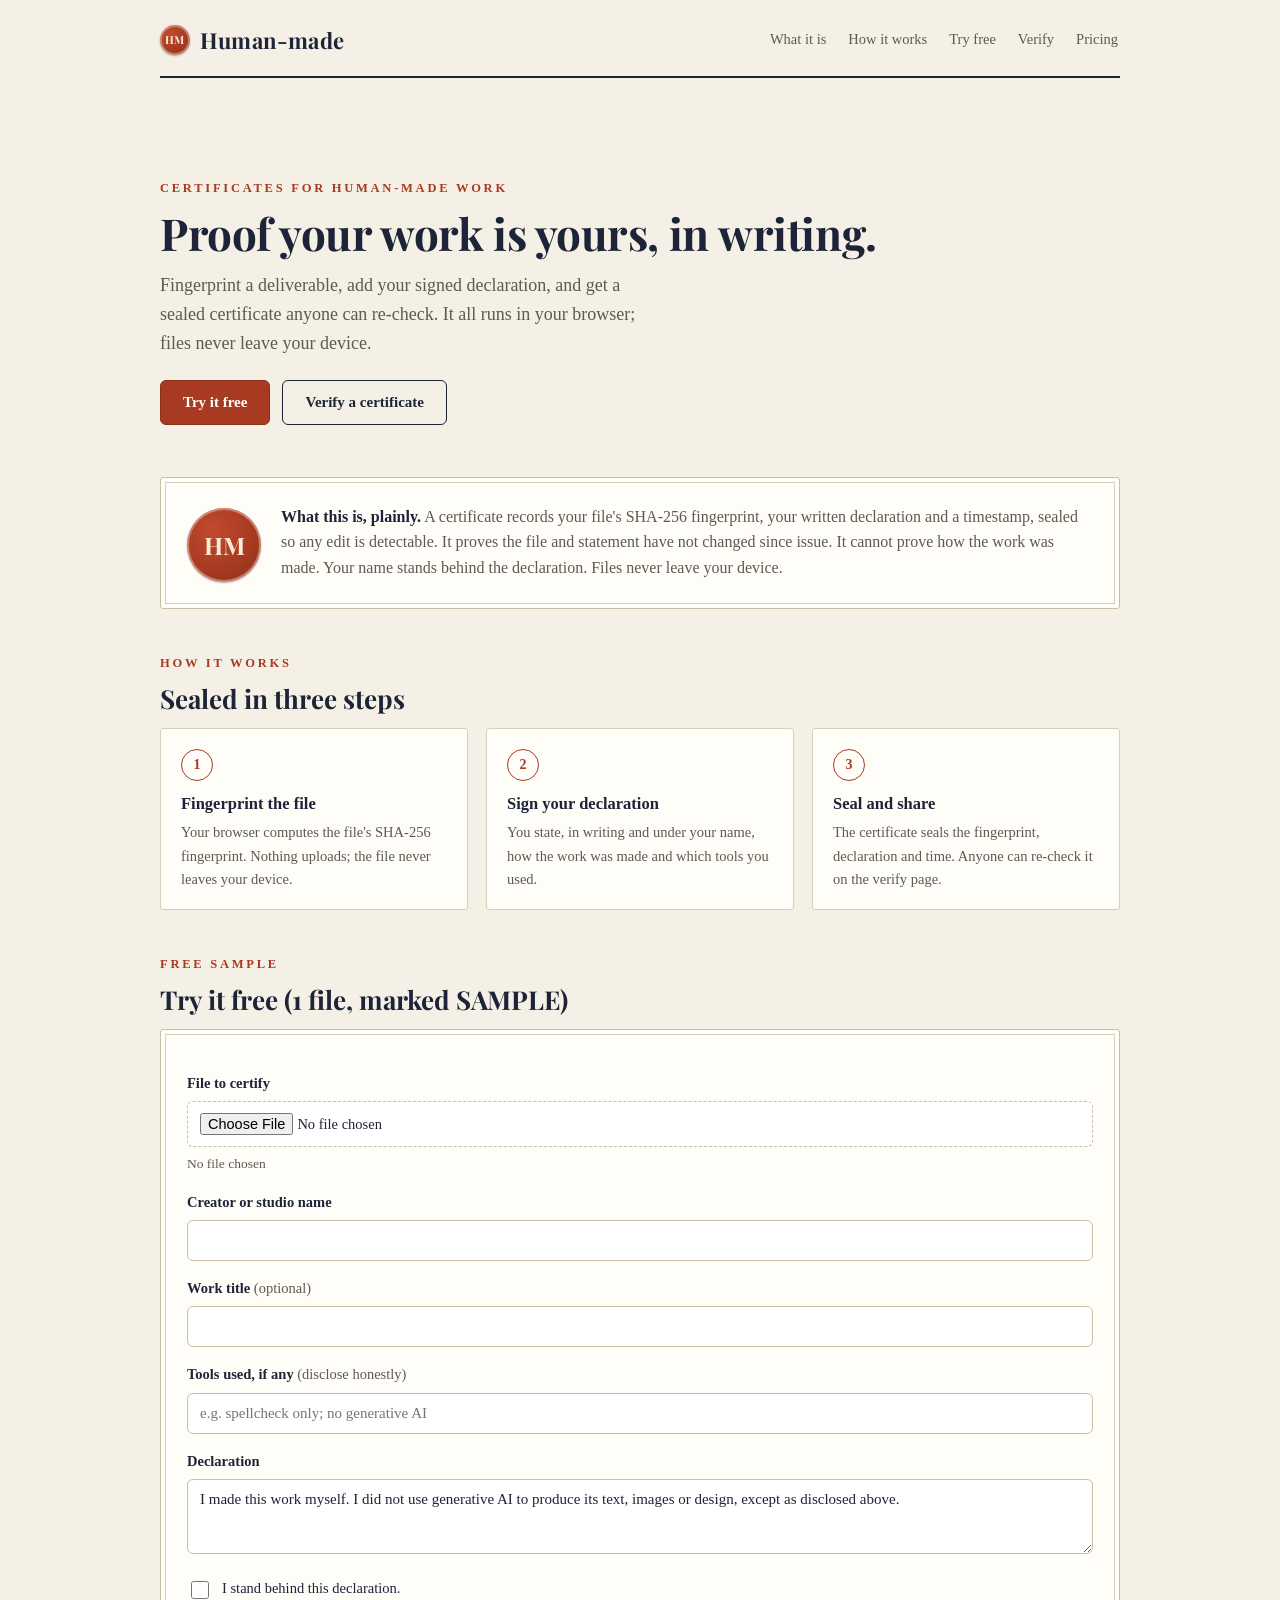
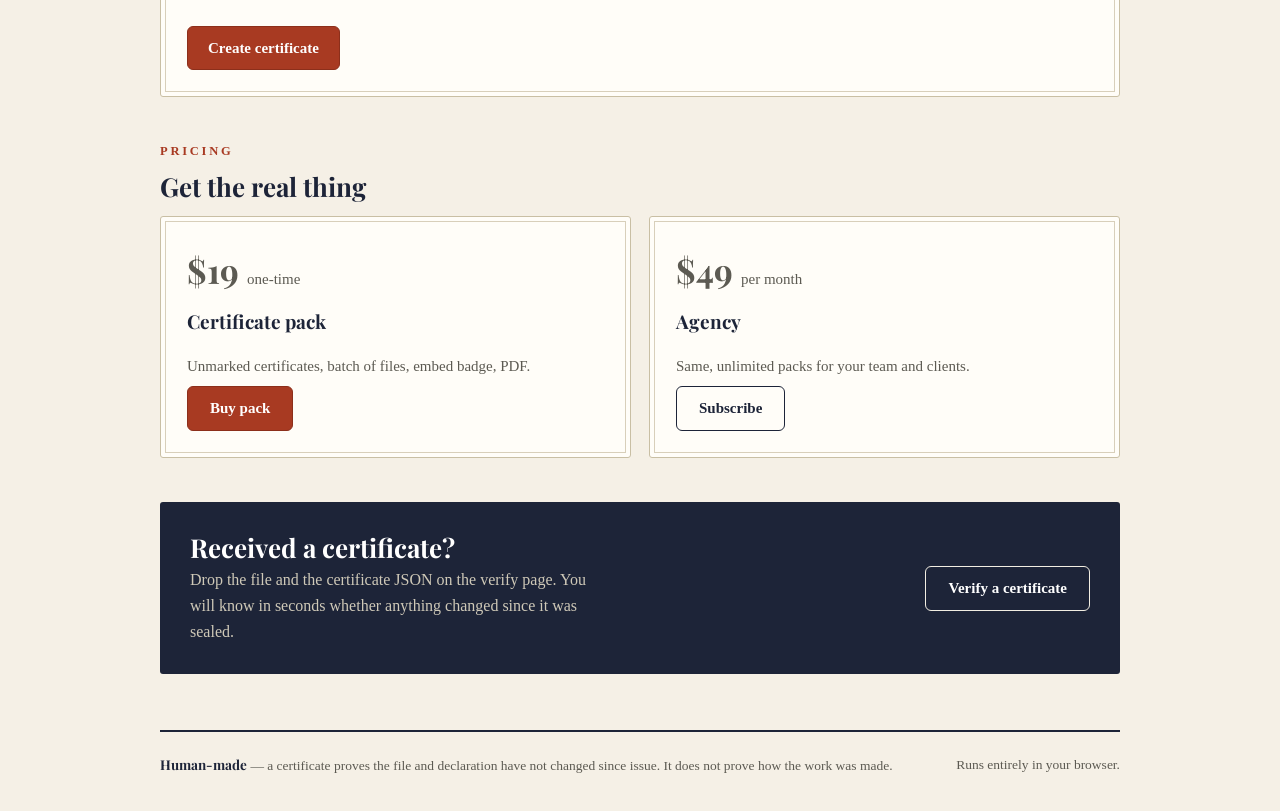
<file: index.html>
<!doctype html>
<html lang="en">
<head>
<meta charset="utf-8">
<meta name="viewport" content="width=device-width,initial-scale=1">
<title>Human-made: certificates for work you made yourself</title>
<meta name="description" content="Fingerprint a deliverable, record your human-made declaration, get a tamper-evident certificate and badge. Runs in your browser; files never upload.">
<link rel="preconnect" href="https://fonts.googleapis.com">
<link rel="preconnect" href="https://fonts.gstatic.com" crossorigin>
<link href="https://fonts.googleapis.com/css2?family=Playfair+Display:wght@600;700&family=IBM+Plex+Mono:wght@400;500&display=swap" rel="stylesheet">
<link rel="stylesheet" href="style.css">
<script>document.documentElement.className+=' js'</script>
</head>
<body>
<a class="skip" href="#main">Skip to content</a>
<header class="top">
  <a class="brand" href="./"><span class="seal sm" aria-hidden="true">HM</span> Human-made</a>
  <nav aria-label="Main">
    <a href="#plainly">What it is</a>
    <a href="#how">How it works</a>
    <a href="#try">Try free</a>
    <a href="verify.html">Verify</a>
    <a href="#pricing">Pricing</a>
  </nav>
</header>
<main id="main">

<section class="hero reveal">
  <p class="eyebrow">Certificates for human-made work</p>
  <h1>Proof your work is yours, in&nbsp;writing.</h1>
  <p class="lead">Fingerprint a deliverable, add your signed declaration, and get a sealed certificate anyone can re-check. It all runs in your browser; files never leave your device.</p>
  <p class="cta-row"><a class="btn primary" href="#try">Try it free</a> <a class="btn ghost" href="verify.html">Verify a certificate</a></p>
</section>

<section id="plainly" class="reveal" aria-label="What this is, plainly">
  <div class="scope">
    <span class="seal lg" aria-hidden="true">HM</span>
    <p><b>What this is, plainly.</b> A certificate records your file's SHA-256 fingerprint, your written declaration and a timestamp, sealed so any edit is detectable. It proves the file and statement have not changed since issue. It cannot prove how the work was made. Your name stands behind the declaration. Files never leave your device.</p>
  </div>
</section>

<section id="how" class="reveal">
  <p class="eyebrow">How it works</p>
  <h2>Sealed in three steps</h2>
  <ol class="steps">
    <li><b>Fingerprint the file</b><p>Your browser computes the file's SHA-256 fingerprint. Nothing uploads; the file never leaves your device.</p></li>
    <li><b>Sign your declaration</b><p>You state, in writing and under your name, how the work was made and which tools you used.</p></li>
    <li><b>Seal and share</b><p>The certificate seals the fingerprint, declaration and time. Anyone can re-check it on the verify page.</p></li>
  </ol>
</section>

<section id="try" class="reveal">
  <p class="eyebrow">Free sample</p>
  <h2>Try it free (1 file, marked SAMPLE)</h2>
  <div class="card">
    <label for="drop">File to certify</label>
    <input type="file" id="drop">
    <div id="fl">No file chosen</div>
    <label for="who">Creator or studio name</label>
    <input id="who" type="text" autocomplete="name">
    <label for="title">Work title <span class="opt">(optional)</span></label>
    <input id="title" type="text">
    <label for="tools">Tools used, if any <span class="opt">(disclose honestly)</span></label>
    <input id="tools" type="text" placeholder="e.g. spellcheck only; no generative AI">
    <label for="decl">Declaration</label>
    <textarea id="decl" rows="3">I made this work myself. I did not use generative AI to produce its text, images or design, except as disclosed above.</textarea>
    <label class="check"><input type="checkbox" id="ack"> <span>I stand behind this declaration.</span></label>
    <button id="make">Create certificate</button>
    <div id="result" hidden><h2>Your certificates</h2><div id="certs"></div></div>
  </div>
</section>

<section id="pricing" class="reveal">
  <p class="eyebrow">Pricing</p>
  <h2>Get the real thing</h2>
  <div class="price">
    <div class="plan">
      <p class="amount">$19 <span>one-time</span></p>
      <h3>Certificate pack</h3>
      <p>Unmarked certificates, batch of files, embed badge, PDF.</p>
      <a class="btn primary" href="https://buy.polar.sh/polar_cl_84pPNNRwHA289qDRZJIZbM9gEB3FAw34pVVl42PcNak">Buy pack</a>
    </div>
    <div class="plan">
      <p class="amount">$49 <span>per month</span></p>
      <h3>Agency</h3>
      <p>Same, unlimited packs for your team and clients.</p>
      <a class="btn ghost" href="https://buy.polar.sh/polar_cl_D87ksD2eCgDsqSOxdROD0daRmM34Gd5HiXEsd0deYFB">Subscribe</a>
    </div>
  </div>
</section>

<section class="reveal" aria-label="Verify">
  <div class="band">
    <div>
      <h2>Received a certificate?</h2>
      <p>Drop the file and the certificate JSON on the verify page. You will know in seconds whether anything changed since it was sealed.</p>
    </div>
    <a class="btn" href="verify.html">Verify a certificate</a>
  </div>
</section>

</main>
<footer>
  <span><b>Human-made</b> — a certificate proves the file and declaration have not changed since issue. It does not prove how the work was made.</span>
  <span>Runs entirely in your browser.</span>
</footer>
<script src="app.js"></script>
<script>
if(!matchMedia('(prefers-reduced-motion: reduce)').matches&&'IntersectionObserver' in window){
  var io=new IntersectionObserver(function(es){es.forEach(function(e){if(e.isIntersecting){e.target.classList.add('in');io.unobserve(e.target)}})},{rootMargin:'0px 0px -8% 0px'});
  document.querySelectorAll('.reveal').forEach(function(el){io.observe(el)});
}else{document.querySelectorAll('.reveal').forEach(function(el){el.classList.add('in')})}
</script>
</body>
</html>
</file>
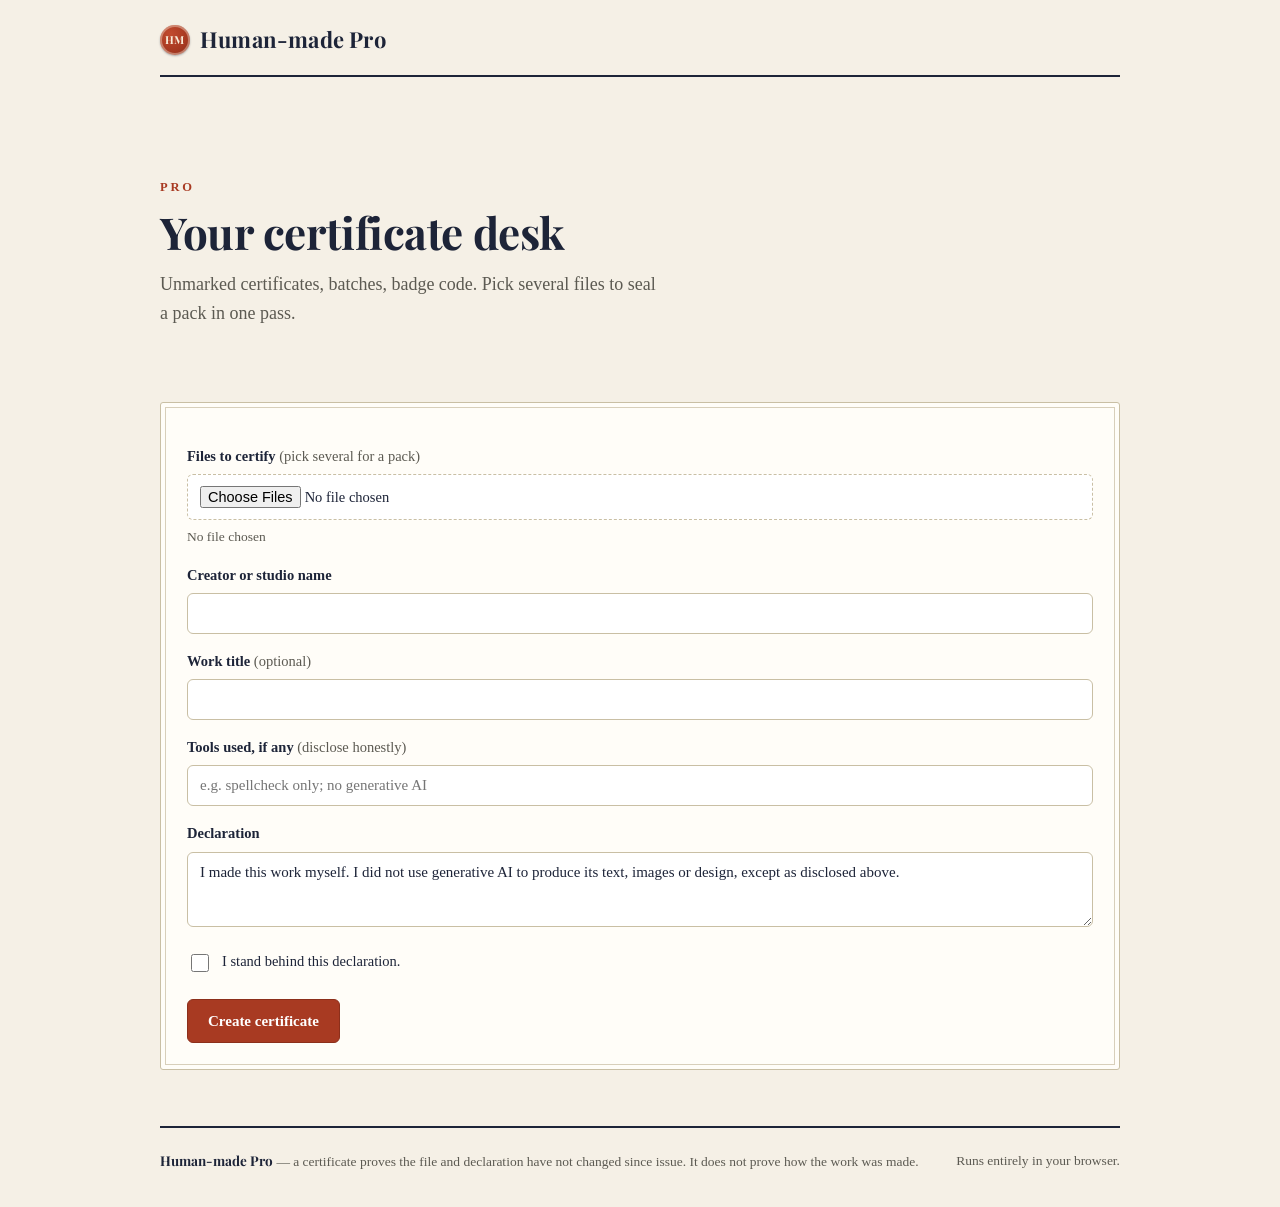
<file: pro-a88dea59702c37de2a46dd08/index.html>
<!doctype html>
<html lang="en">
<head>
<meta charset="utf-8">
<meta name="viewport" content="width=device-width,initial-scale=1">
<title>Human-made Pro</title>
<meta name="robots" content="noindex">
<link rel="preconnect" href="https://fonts.googleapis.com">
<link rel="preconnect" href="https://fonts.gstatic.com" crossorigin>
<link href="https://fonts.googleapis.com/css2?family=Playfair+Display:wght@600;700&family=IBM+Plex+Mono:wght@400;500&display=swap" rel="stylesheet">
<link rel="stylesheet" href="../style.css">
<script>document.documentElement.className+=' js'</script>
</head>
<body>
<a class="skip" href="#main">Skip to content</a>
<header class="top">
  <span class="brand"><span class="seal sm" aria-hidden="true">HM</span> Human-made Pro</span>
</header>
<main id="main">
<section class="hero reveal">
  <p class="eyebrow">Pro</p>
  <h1>Your certificate desk</h1>
  <p class="lead">Unmarked certificates, batches, badge code. Pick several files to seal a pack in one pass.</p>
</section>
<section class="reveal">
  <div class="card">
    <label for="drop">Files to certify <span class="opt">(pick several for a pack)</span></label>
    <input type="file" id="drop" multiple>
    <div id="fl">No file chosen</div>
    <label for="who">Creator or studio name</label>
    <input id="who" type="text" autocomplete="name">
    <label for="title">Work title <span class="opt">(optional)</span></label>
    <input id="title" type="text">
    <label for="tools">Tools used, if any <span class="opt">(disclose honestly)</span></label>
    <input id="tools" type="text" placeholder="e.g. spellcheck only; no generative AI">
    <label for="decl">Declaration</label>
    <textarea id="decl" rows="3">I made this work myself. I did not use generative AI to produce its text, images or design, except as disclosed above.</textarea>
    <label class="check"><input type="checkbox" id="ack"> <span>I stand behind this declaration.</span></label>
    <button id="make">Create certificate</button>
    <div id="result" hidden><h2>Your certificates</h2><div id="certs"></div></div>
  </div>
</section>
</main>
<footer>
  <span><b>Human-made Pro</b> — a certificate proves the file and declaration have not changed since issue. It does not prove how the work was made.</span>
  <span>Runs entirely in your browser.</span>
</footer>
<script>window.HM_PRO=1</script>
<script src="../app.js"></script>
<script>
if(!matchMedia('(prefers-reduced-motion: reduce)').matches&&'IntersectionObserver' in window){
  var io=new IntersectionObserver(function(es){es.forEach(function(e){if(e.isIntersecting){e.target.classList.add('in');io.unobserve(e.target)}})},{rootMargin:'0px 0px -8% 0px'});
  document.querySelectorAll('.reveal').forEach(function(el){io.observe(el)});
}else{document.querySelectorAll('.reveal').forEach(function(el){el.classList.add('in')})}
</script>
</body>
</html>
</file>
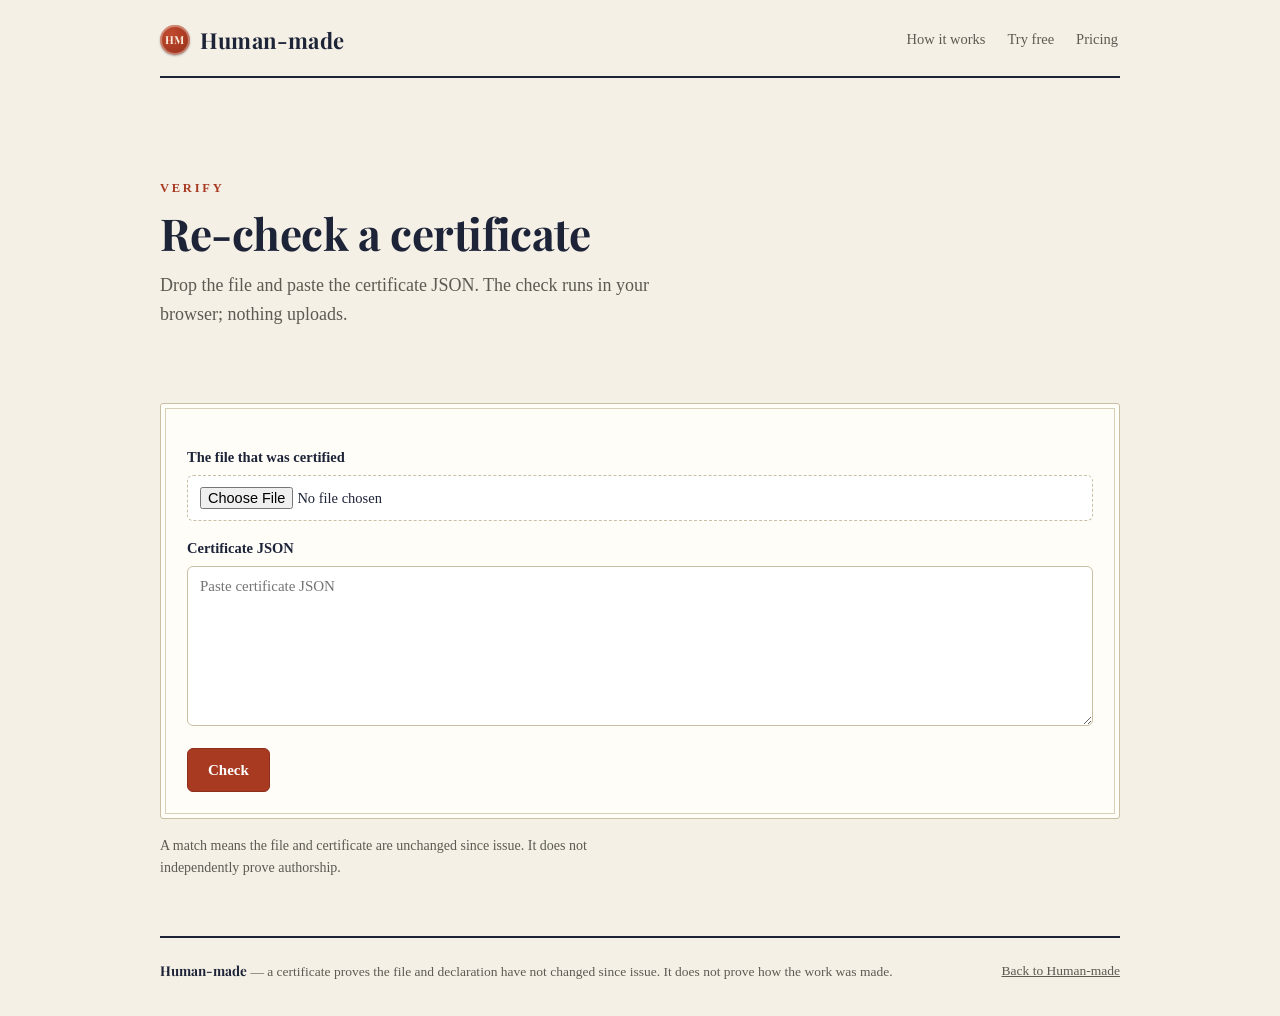
<file: verify.html>
<!doctype html>
<html lang="en">
<head>
<meta charset="utf-8">
<meta name="viewport" content="width=device-width,initial-scale=1">
<title>Verify a Human-made certificate</title>
<meta name="description" content="Re-check a Human-made certificate: drop the file and paste the certificate JSON. Runs in your browser.">
<link rel="preconnect" href="https://fonts.googleapis.com">
<link rel="preconnect" href="https://fonts.gstatic.com" crossorigin>
<link href="https://fonts.googleapis.com/css2?family=Playfair+Display:wght@600;700&family=IBM+Plex+Mono:wght@400;500&display=swap" rel="stylesheet">
<link rel="stylesheet" href="style.css">
<script>document.documentElement.className+=' js'</script>
</head>
<body>
<a class="skip" href="#main">Skip to content</a>
<header class="top">
  <a class="brand" href="./"><span class="seal sm" aria-hidden="true">HM</span> Human-made</a>
  <nav aria-label="Main">
    <a href="./#how">How it works</a>
    <a href="./#try">Try free</a>
    <a href="./#pricing">Pricing</a>
  </nav>
</header>
<main id="main">
<section class="hero reveal">
  <p class="eyebrow">Verify</p>
  <h1>Re-check a certificate</h1>
  <p class="lead">Drop the file and paste the certificate JSON. The check runs in your browser; nothing uploads.</p>
</section>
<section class="reveal">
  <div class="card">
    <label for="vfile">The file that was certified</label>
    <input type="file" id="vfile">
    <label for="vjson">Certificate JSON</label>
    <textarea id="vjson" rows="8" placeholder="Paste certificate JSON"></textarea>
    <button id="vgo">Check</button>
    <p id="vres" aria-live="polite"></p>
  </div>
  <p class="note" style="margin-top:16px">A match means the file and certificate are unchanged since issue. It does not independently prove authorship.</p>
</section>
</main>
<footer>
  <span><b>Human-made</b> — a certificate proves the file and declaration have not changed since issue. It does not prove how the work was made.</span>
  <span><a href="./" style="color:var(--mut)">Back to Human-made</a></span>
</footer>
<input type="file" id="drop" hidden><div id="fl" hidden></div><button id="make" hidden></button><div id="certs" hidden></div>
<script>window.HM_VERIFY=1</script>
<script src="app.js"></script>
<script>
if(!matchMedia('(prefers-reduced-motion: reduce)').matches&&'IntersectionObserver' in window){
  var io=new IntersectionObserver(function(es){es.forEach(function(e){if(e.isIntersecting){e.target.classList.add('in');io.unobserve(e.target)}})},{rootMargin:'0px 0px -8% 0px'});
  document.querySelectorAll('.reveal').forEach(function(el){io.observe(el)});
}else{document.querySelectorAll('.reveal').forEach(function(el){el.classList.add('in')})}
</script>
</body>
</html>
</file>
<file: style.css>
/* Human-made — notary-ledger identity. Ivory parchment, ink navy, vermillion seal. */
:root{
  --bg:#f5f0e6; --card:#fffdf8; --ink:#1d2438; --mut:#5c5a52;
  --line:#d8cfba; --line2:#c9bfa4; --seal:#a83a22; --seal-dk:#8c2f1b;
  --mono:"IBM Plex Mono",ui-monospace,SFMono-Regular,Menlo,monospace;
  --serif:Georgia,"Times New Roman",serif;
  --display:"Playfair Display",Georgia,serif;
}
*{box-sizing:border-box}
html{-webkit-text-size-adjust:100%}
body{margin:0;background:var(--bg);color:var(--ink);font:16px/1.6 var(--serif);padding:0 20px}
.skip{position:absolute;left:-999px;top:0;background:var(--ink);color:#fff;padding:8px 14px;z-index:9}
.skip:focus{left:8px;top:8px}

/* header */
header.top{max-width:960px;margin:0 auto;padding:22px 0 18px;display:flex;flex-wrap:wrap;align-items:center;gap:10px 22px;border-bottom:2px solid var(--ink)}
.brand{font-family:var(--display);font-weight:700;font-size:22px;color:var(--ink);text-decoration:none;display:inline-flex;align-items:center;gap:10px;letter-spacing:.2px}
nav{margin-left:auto;display:flex;flex-wrap:wrap;gap:4px 18px}
nav a{color:var(--mut);text-decoration:none;font-size:14.5px;padding:6px 2px;border-bottom:1px solid transparent}
nav a:hover{color:var(--ink);border-bottom-color:var(--seal)}

/* seal medallion */
.seal{display:inline-flex;align-items:center;justify-content:center;border-radius:50%;
  background:radial-gradient(circle at 35% 30%,#c14a2e,var(--seal) 55%,var(--seal-dk));
  color:#f8ecd9;font-family:var(--display);font-weight:700;box-shadow:0 1px 2px rgba(29,36,56,.35),inset 0 0 0 2px rgba(248,236,217,.4)}
.seal.sm{width:30px;height:30px;font-size:11px}
.seal.lg{width:74px;height:74px;font-size:24px}

main{max-width:960px;margin:0 auto}
section{margin:44px 0}
.eyebrow{font-size:12.5px;letter-spacing:.22em;text-transform:uppercase;color:var(--seal);font-weight:600;margin:0 0 10px}
h1{font-family:var(--display);font-weight:700;font-size:44px;line-height:1.12;margin:0 0 14px;letter-spacing:-.01em}
h2{font-family:var(--display);font-weight:700;font-size:26px;line-height:1.2;margin:0 0 14px}
h3{font-family:var(--display);font-size:19px;margin:0 0 10px}
.lead{font-size:18px;color:var(--mut);max-width:56ch;margin:0 0 22px}

/* hero */
.hero{padding:56px 0 8px}
.cta-row{display:flex;flex-wrap:wrap;gap:12px;margin:6px 0 0}
.btn{display:inline-block;font:600 15px/1 var(--serif);padding:14px 22px;border-radius:6px;text-decoration:none;cursor:pointer;border:1px solid var(--ink);min-height:44px}
.btn.primary{background:var(--seal);border-color:var(--seal-dk);color:#fff}
.btn.primary:hover{background:var(--seal-dk)}
.btn.ghost{background:transparent;color:var(--ink)}
.btn.ghost:hover{background:var(--card)}
button.btn{font-size:15px}

/* cards — engraved double rule */
.card,.cert,.scope{background:var(--card);border:1px solid var(--line2);outline:1px solid var(--line);outline-offset:-6px;border-radius:3px;padding:26px;margin:0}
.scope{display:flex;gap:20px;align-items:flex-start}
.scope .seal.lg{flex:0 0 auto;margin-top:4px}
.scope p{margin:0;color:var(--mut)}
.scope b{color:var(--ink)}

/* steps */
.steps{list-style:none;margin:0;padding:0;display:grid;grid-template-columns:repeat(3,1fr);gap:18px;counter-reset:step}
.steps li{background:var(--card);border:1px solid var(--line);border-radius:3px;padding:20px 20px 18px;counter-increment:step;position:relative}
.steps li::before{content:counter(step);display:inline-flex;align-items:center;justify-content:center;width:30px;height:30px;border:1.5px solid var(--seal);border-radius:50%;color:var(--seal);font:600 14px var(--serif);margin-bottom:10px}
.steps b{display:block;font-size:16.5px;margin-bottom:4px}
.steps p{margin:0;color:var(--mut);font-size:14.5px}

/* form */
form,.formcard{display:block}
label{display:block;font-weight:700;font-size:14.5px;margin:16px 0 6px}
label .opt{font-weight:400;color:var(--mut)}
input[type=text],input:not([type]),textarea{width:100%;padding:11px 12px;font:15px var(--serif);color:var(--ink);background:#fff;border:1px solid var(--line2);border-radius:6px}
input[type=file]{width:100%;padding:11px 12px;background:#fff;border:1px dashed var(--line2);border-radius:6px;font:14.5px var(--serif)}
input:focus,textarea:focus{outline:2px solid var(--seal);outline-offset:1px;border-color:var(--seal)}
label.check{display:flex;align-items:flex-start;gap:10px;font-weight:400;margin:16px 0}
label.check input{width:auto;margin-top:4px;min-width:18px;min-height:18px}
#fl{font-size:13.5px;color:var(--mut);margin-top:6px}
#make{margin-top:8px}
button,.btn{font-family:var(--serif)}
button{background:var(--seal);color:#fff;border:1px solid var(--seal-dk);border-radius:6px;padding:12px 20px;font-size:15px;font-weight:600;cursor:pointer;min-height:44px}
button:hover{background:var(--seal-dk)}
button:focus-visible,.btn:focus-visible,a:focus-visible,input:focus-visible,textarea:focus-visible{outline:2px solid var(--seal);outline-offset:2px}

/* certificate */
#result{margin-top:26px}
.cert{margin:18px 0;position:relative;padding:28px 96px 24px 28px}
.cert::before{content:"HM";position:absolute;top:18px;right:18px;width:56px;height:56px;display:flex;align-items:center;justify-content:center;border-radius:50%;
  background:radial-gradient(circle at 35% 30%,#c14a2e,var(--seal) 55%,var(--seal-dk));color:#f8ecd9;font:700 16px var(--display);box-shadow:inset 0 0 0 2px rgba(248,236,217,.4);transform:rotate(-8deg)}
.cert p{margin:8px 0}
code{font-family:var(--mono);font-size:12.5px;overflow-wrap:anywhere;word-break:break-all;background:#f4efe2;padding:1px 4px;border-radius:3px}
.cert button{background:var(--ink);border-color:var(--ink);margin:6px 8px 0 0;padding:10px 16px;font-size:14px}
.cert button:hover{background:#000}
.js .cert{animation:stamp .28s ease-out}
@keyframes stamp{from{opacity:0;transform:scale(1.04)}to{opacity:1;transform:scale(1)}}

/* pricing */
.price{display:grid;grid-template-columns:repeat(auto-fit,minmax(260px,1fr));gap:18px}
.plan{background:var(--card);border:1px solid var(--line2);outline:1px solid var(--line);outline-offset:-6px;border-radius:3px;padding:26px;display:flex;flex-direction:column;gap:8px}
.plan .amount{font-family:var(--display);font-size:34px;font-weight:700}
.plan .amount span{font-size:15px;color:var(--mut);font-family:var(--serif);font-weight:400}
.plan p{margin:0;color:var(--mut);font-size:15px}
.plan .btn{margin-top:auto;align-self:flex-start}

/* verify band + verify page */
.band{background:var(--ink);color:#f2eee2;border-radius:3px;padding:30px;display:flex;flex-wrap:wrap;align-items:center;gap:10px 24px}
.band h2{color:#fff;margin:0}
.band p{margin:4px 0 0;color:#cfc9b8;max-width:52ch}
.band .btn{margin-left:auto;background:transparent;border-color:#f2eee2;color:#fff}
.band .btn:hover{background:rgba(255,255,255,.08)}
#vres{margin-top:16px;font-size:15.5px;background:#f4efe2;border:1px solid var(--line);border-radius:6px;padding:14px 16px;min-height:24px}
#vres:empty{display:none}
#vgo{margin-top:14px}

footer{max-width:960px;margin:56px auto 0;padding:22px 0 34px;border-top:2px solid var(--ink);color:var(--mut);font-size:13.5px;display:flex;flex-wrap:wrap;gap:6px 18px;justify-content:space-between}
footer b{color:var(--ink);font-family:var(--display)}

.small{font-size:13.5px;color:var(--mut)}
.note{font-size:14px;color:var(--mut);max-width:64ch}

/* reveal — only when JS present; reduced motion kills all animation */
.js .reveal{opacity:0;transform:translateY(12px);transition:opacity .36s ease-out,transform .36s ease-out}
.js .reveal.in{opacity:1;transform:none}
@media (prefers-reduced-motion:reduce){
  .js .reveal{opacity:1;transform:none;transition:none}
  .js .cert{animation:none}
}

@media (max-width:700px){
  body{padding:0 16px}
  h1{font-size:30px}
  .hero{padding:36px 0 4px}
  section{margin:34px 0}
  .steps{grid-template-columns:1fr}
  nav{margin-left:0;width:100%}
  .cert{padding:24px 20px}
  .cert::before{position:static;margin:0 0 12px;transform:none}
  .band .btn{margin-left:0}
  .btn{width:100%;text-align:center}
  .cta-row .btn{width:auto;flex:1;text-align:center}
}
</file>
